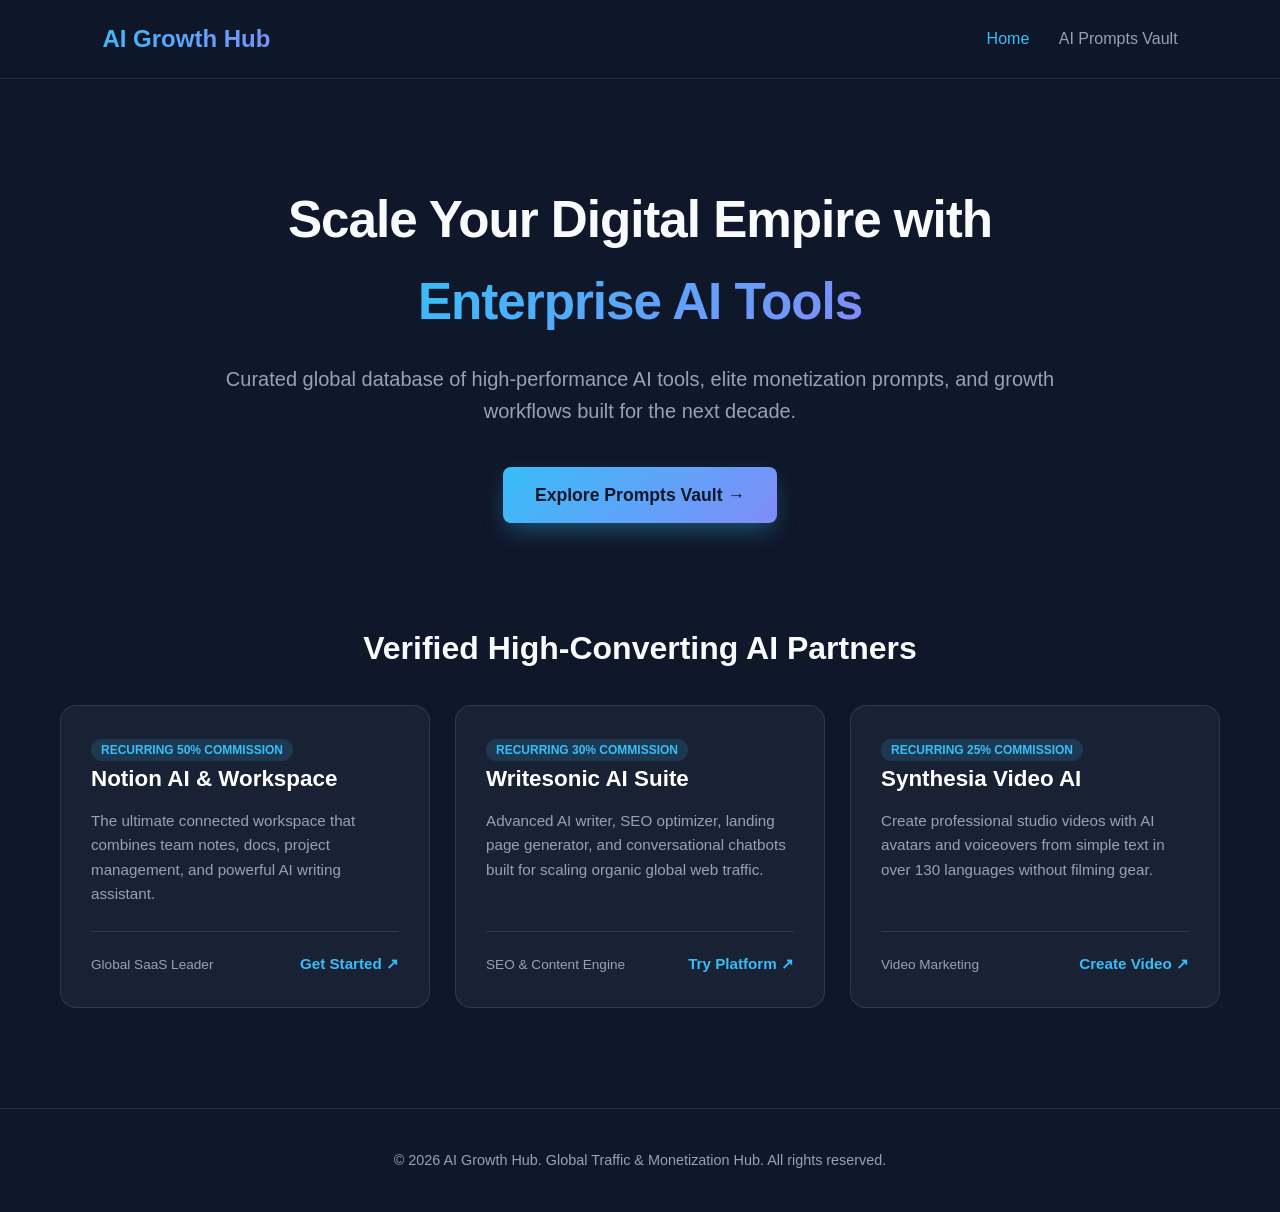
<file: index.html>
<!DOCTYPE html>
<html lang="en">
<head>
    <meta charset="UTF-8">
    <meta name="viewport" content="width=device-width, initial-scale=1.0">
    <title>AI Growth Hub | Global AI Tools, Prompts & Monetization Engine</title>
    <meta name="description" content="Discover curated enterprise AI tools, high-conversion prompt vaults, and monetization strategies for global creators and digital entrepreneurs.">
    <style>
        :root {
            --bg-color: #0f172a;
            --card-bg: rgba(30, 41, 59, 0.7);
            --text-primary: #f8fafc;
            --text-secondary: #94a3b8;
            --accent: #38bdf8;
            --accent-gradient: linear-gradient(135deg, #38bdf8 0%, #818cf8 100%);
            --border: rgba(255, 255, 255, 0.1);
        }
        * { box-sizing: border-box; margin: 0; padding: 0; font-family: 'Inter', -apple-system, BlinkMacSystemFont, sans-serif; }
        body { background-color: var(--bg-color); color: var(--text-primary); line-height: 1.6; overflow-x: hidden; }
        
        header {
            display: flex; justify-content: space-between; align-items: center;
            padding: 20px 8%; border-bottom: 1px solid var(--border);
            backdrop-filter: blur(10px); position: sticky; top: 0; z-index: 100;
            background: rgba(15, 23, 42, 0.85);
        }
        .logo { font-size: 1.5rem; font-weight: 800; background: var(--accent-gradient); -webkit-background-clip: text; -webkit-text-fill-color: transparent; text-decoration: none; }
        nav a { color: var(--text-secondary); text-decoration: none; margin-left: 25px; font-weight: 500; transition: color 0.3s; }
        nav a:hover, nav a.active { color: var(--accent); }

        .hero {
            text-align: center; padding: 100px 20px 60px; max-width: 900px; margin: 0 auto;
        }
        .hero h1 { font-size: 3.2rem; font-weight: 900; margin-bottom: 20px; letter-spacing: -0.02em; }
        .hero h1 span { background: var(--accent-gradient); -webkit-background-clip: text; -webkit-text-fill-color: transparent; }
        .hero p { font-size: 1.25rem; color: var(--text-secondary); margin-bottom: 40px; }
        
        .cta-btn {
            background: var(--accent-gradient); color: #0f172a; padding: 14px 32px;
            font-size: 1.1rem; font-weight: 700; border-radius: 8px; text-decoration: none;
            display: inline-block; transition: transform 0.2s, box-shadow 0.2s;
            box-shadow: 0 10px 25px -5px rgba(56, 189, 248, 0.4);
        }
        .cta-btn:hover { transform: translateY(-2px); box-shadow: 0 15px 30px -5px rgba(56, 189, 248, 0.6); }

        .tools-section { max-width: 1200px; margin: 0 auto; padding: 40px 20px 100px; }
        .section-title { font-size: 2rem; margin-bottom: 30px; text-align: center; font-weight: 700; }
        
        .grid { display: grid; grid-template-columns: repeat(auto-fit, minmax(320px, 1fr)); gap: 25px; }
        .card {
            background: var(--card-bg); border: 1px solid var(--border); border-radius: 16px;
            padding: 30px; backdrop-filter: blur(12px); transition: transform 0.3s, border-color 0.3s;
            display: flex; flex-direction: column; justify-content: space-between;
        }
        .card:hover { transform: translateY(-5px); border-color: rgba(56, 189, 248, 0.4); }
        .card h3 { font-size: 1.4rem; margin-bottom: 12px; color: #fff; }
        .card p { color: var(--text-secondary); font-size: 0.95rem; margin-bottom: 25px; }
        
        .card-footer { display: flex; justify-content: space-between; align-items: center; border-top: 1px solid var(--border); padding-top: 20px; }
        .badge { background: rgba(56, 189, 248, 0.15); color: var(--accent); padding: 4px 10px; border-radius: 20px; font-size: 0.75rem; font-weight: 600; text-transform: uppercase; }
        .affiliate-link { color: var(--accent); text-decoration: none; font-weight: 600; font-size: 0.95rem; display: flex; align-items: center; gap: 5px; }
        .affiliate-link:hover { text-decoration: underline; }

        footer { text-align: center; padding: 40px; border-top: 1px solid var(--border); color: var(--text-secondary); font-size: 0.9rem; }
    </style>
</head>
<body>
    <header>
        <a href="index.html" class="logo">AI Growth Hub</a>
        <nav>
            <a href="index.html" class="active">Home</a>
            <a href="prompts.html">AI Prompts Vault</a>
        </nav>
    </header>

    <section class="hero">
        <h1>Scale Your Digital Empire with <span>Enterprise AI Tools</span></h1>
        <p>Curated global database of high-performance AI tools, elite monetization prompts, and growth workflows built for the next decade.</p>
        <a href="prompts.html" class="cta-btn">Explore Prompts Vault &rarr;</a>
    </section>

    <section class="tools-section">
        <h2 class="section-title">Verified High-Converting AI Partners</h2>
        <div class="grid">
            <div class="card">
                <div>
                    <span class="badge">Recurring 50% Commission</span>
                    <h3>Notion AI & Workspace</h3>
                    <p>The ultimate connected workspace that combines team notes, docs, project management, and powerful AI writing assistant.</p>
                </div>
                <div class="card-footer">
                    <span style="font-size:0.85rem; color:var(--text-secondary);">Global SaaS Leader</span>
                    <a href="https://affiliate.link/notion-placeholder" target="_blank" class="affiliate-link">Get Started &nearr;</a>
                </div>
            </div>

            <div class="card">
                <div>
                    <span class="badge">Recurring 30% Commission</span>
                    <h3>Writesonic AI Suite</h3>
                    <p>Advanced AI writer, SEO optimizer, landing page generator, and conversational chatbots built for scaling organic global web traffic.</p>
                </div>
                <div class="card-footer">
                    <span style="font-size:0.85rem; color:var(--text-secondary);">SEO & Content Engine</span>
                    <a href="https://affiliate.link/writesonic-placeholder" target="_blank" class="affiliate-link">Try Platform &nearr;</a>
                </div>
            </div>

            <div class="card">
                <div>
                    <span class="badge">Recurring 25% Commission</span>
                    <h3>Synthesia Video AI</h3>
                    <p>Create professional studio videos with AI avatars and voiceovers from simple text in over 130 languages without filming gear.</p>
                </div>
                <div class="card-footer">
                    <span style="font-size:0.85rem; color:var(--text-secondary);">Video Marketing</span>
                    <a href="https://affiliate.link/synthesia-placeholder" target="_blank" class="affiliate-link">Create Video &nearr;</a>
                </div>
            </div>
        </div>
    </section>

    <footer>
        <p>&copy; 2026 AI Growth Hub. Global Traffic & Monetization Hub. All rights reserved.</p>
    </footer>
</body>
</html>
</file>
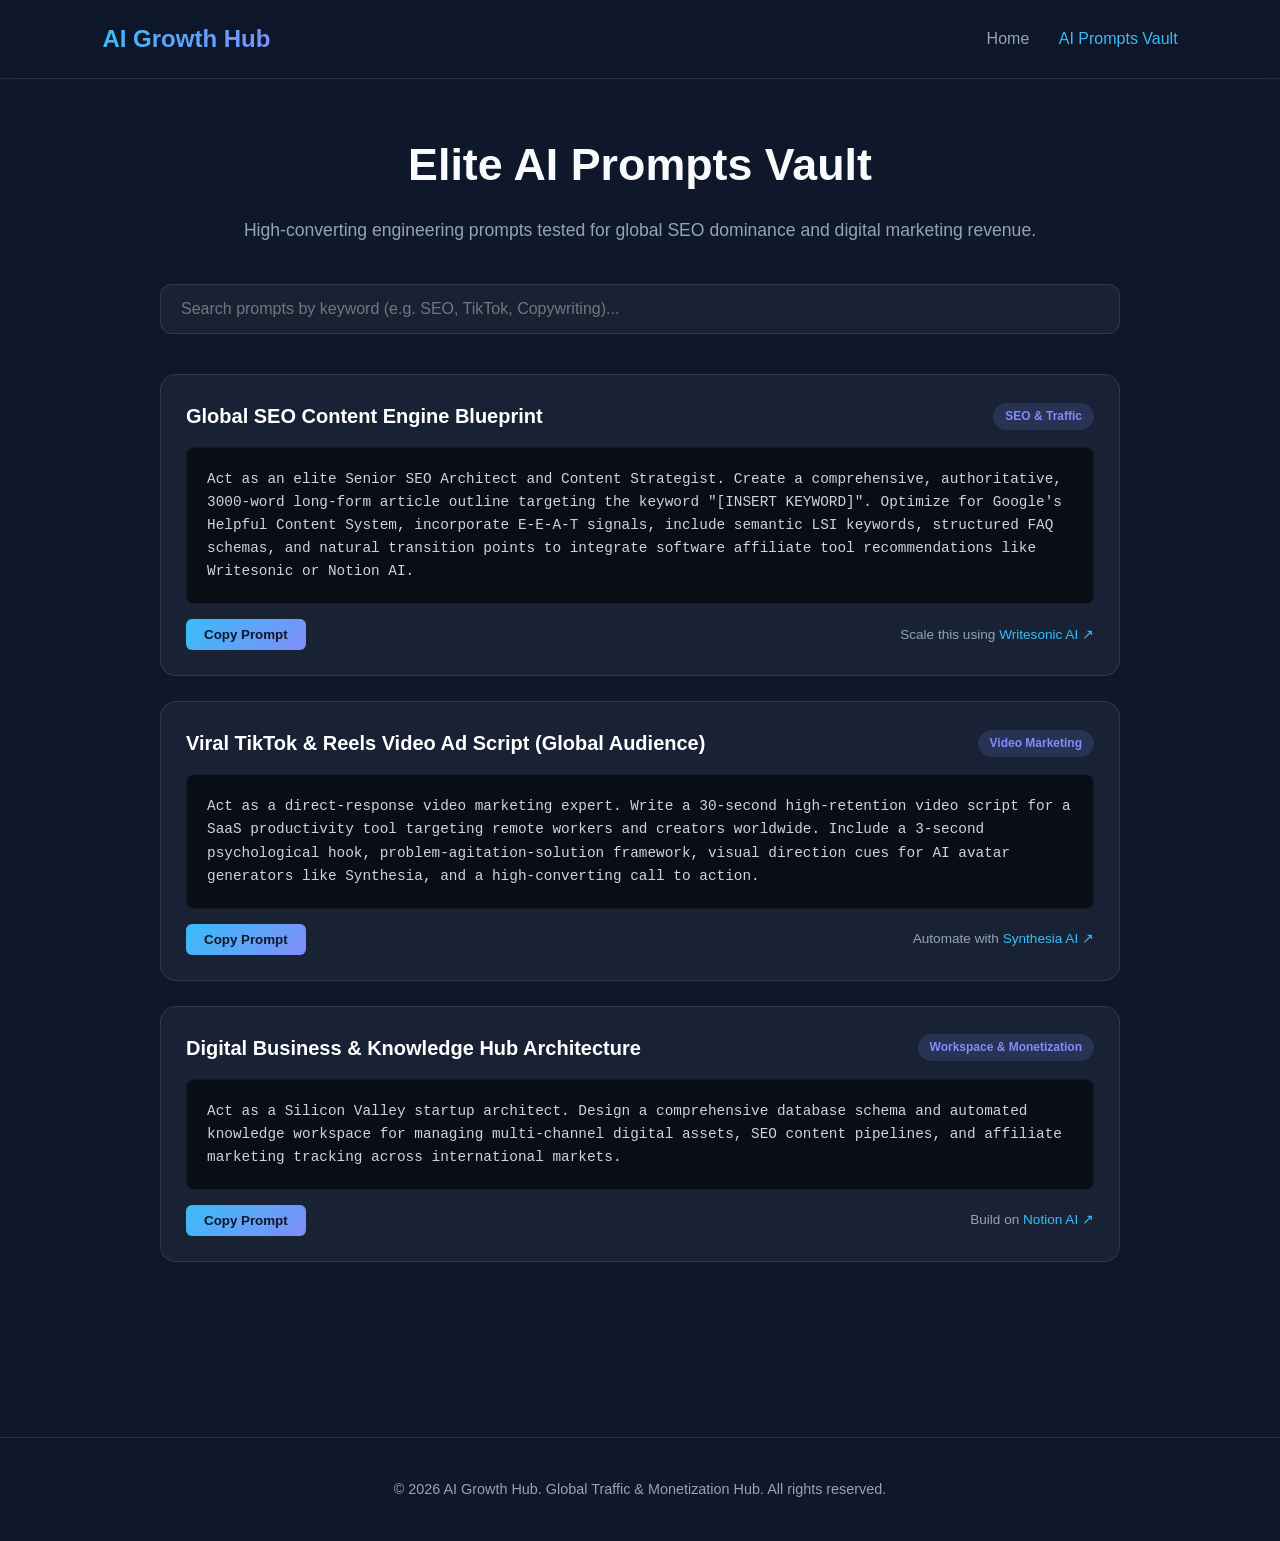
<file: prompts.html>
<!DOCTYPE html>
<html lang="en">
<head>
    <meta charset="UTF-8">
    <meta name="viewport" content="width=device-width, initial-scale=1.0">
    <title>AI Prompts Vault | AI Growth Hub</title>
    <meta name="description" content="Explore masterclass AI prompts for SEO content writing, viral TikTok marketing, and high-ticket sales conversion.">
    <style>
        :root {
            --bg-color: #0f172a;
            --card-bg: rgba(30, 41, 59, 0.7);
            --text-primary: #f8fafc;
            --text-secondary: #94a3b8;
            --accent: #38bdf8;
            --accent-gradient: linear-gradient(135deg, #38bdf8 0%, #818cf8 100%);
            --border: rgba(255, 255, 255, 0.1);
        }
        * { box-sizing: border-box; margin: 0; padding: 0; font-family: 'Inter', -apple-system, BlinkMacSystemFont, sans-serif; }
        body { background-color: var(--bg-color); color: var(--text-primary); line-height: 1.6; }
        
        header {
            display: flex; justify-content: space-between; align-items: center;
            padding: 20px 8%; border-bottom: 1px solid var(--border);
            backdrop-filter: blur(10px); position: sticky; top: 0; z-index: 100;
            background: rgba(15, 23, 42, 0.85);
        }
        .logo { font-size: 1.5rem; font-weight: 800; background: var(--accent-gradient); -webkit-background-clip: text; -webkit-text-fill-color: transparent; text-decoration: none; }
        nav a { color: var(--text-secondary); text-decoration: none; margin-left: 25px; font-weight: 500; transition: color 0.3s; }
        nav a:hover, nav a.active { color: var(--accent); }

        .container { max-width: 1000px; margin: 50px auto; padding: 0 20px 100px; }
        .page-header { text-align: center; margin-bottom: 40px; }
        .page-header h1 { font-size: 2.8rem; font-weight: 900; margin-bottom: 15px; }
        .page-header p { color: var(--text-secondary); font-size: 1.1rem; }

        .search-box {
            width: 100%; padding: 15px 20px; font-size: 1rem; background: var(--card-bg);
            border: 1px solid var(--border); border-radius: 12px; color: #fff; margin-bottom: 40px;
            outline: none; transition: border-color 0.3s;
        }
        .search-box:focus { border-color: var(--accent); }

        .prompt-card {
            background: var(--card-bg); border: 1px solid var(--border); border-radius: 16px;
            padding: 25px; margin-bottom: 25px; backdrop-filter: blur(10px);
        }
        .prompt-header { display: flex; justify-content: space-between; align-items: center; margin-bottom: 15px; }
        .prompt-title { font-size: 1.25rem; font-weight: 700; color: #fff; }
        .category-tag { background: rgba(129, 140, 248, 0.15); color: #818cf8; padding: 4px 12px; border-radius: 20px; font-size: 0.75rem; font-weight: 600; }
        
        pre {
            background: #090d16; padding: 20px; border-radius: 8px; color: #cbd5e1;
            font-family: 'Fira Code', monospace; font-size: 0.9rem; white-space: pre-wrap; word-break: break-word;
            border: 1px solid rgba(255,255,255,0.05); margin-bottom: 15px; max-height: 200px; overflow-y: auto;
        }
        
        .prompt-footer { display: flex; justify-content: space-between; align-items: center; }
        .copy-btn {
            background: var(--accent-gradient); color: #0f172a; border: none; padding: 8px 18px;
            font-weight: 600; border-radius: 6px; cursor: pointer; transition: opacity 0.2s;
        }
        .copy-btn:hover { opacity: 0.9; }
        
        .affiliate-tip { font-size: 0.85rem; color: var(--text-secondary); }
        .affiliate-tip a { color: var(--accent); text-decoration: none; }
        
        footer { text-align: center; padding: 40px; border-top: 1px solid var(--border); color: var(--text-secondary); font-size: 0.9rem; }
    </style>
</head>
<body>
    <header>
        <a href="index.html" class="logo">AI Growth Hub</a>
        <nav>
            <a href="index.html">Home</a>
            <a href="prompts.html" class="active">AI Prompts Vault</a>
        </nav>
    </header>

    <div class="container">
        <div class="page-header">
            <h1>Elite AI Prompts Vault</h1>
            <p>High-converting engineering prompts tested for global SEO dominance and digital marketing revenue.</p>
        </div>

        <input type="text" id="searchInput" class="search-box" placeholder="Search prompts by keyword (e.g. SEO, TikTok, Copywriting)..." onkeyup="filterPrompts()">

        <div id="promptList">
            <div class="prompt-card" data-tags="seo traffic content blogging">
                <div class="prompt-header">
                    <div class="prompt-title">Global SEO Content Engine Blueprint</div>
                    <span class="category-tag">SEO & Traffic</span>
                </div>
                <pre id="code1">Act as an elite Senior SEO Architect and Content Strategist. Create a comprehensive, authoritative, 3000-word long-form article outline targeting the keyword "[INSERT KEYWORD]". Optimize for Google's Helpful Content System, incorporate E-E-A-T signals, include semantic LSI keywords, structured FAQ schemas, and natural transition points to integrate software affiliate tool recommendations like Writesonic or Notion AI.</pre>
                <div class="prompt-footer">
                    <button class="copy-btn" onclick="copyPrompt('code1', this)">Copy Prompt</button>
                    <span class="affiliate-tip">Scale this using <a href="https://affiliate.link/writesonic-placeholder" target="_blank">Writesonic AI &nearr;</a></span>
                </div>
            </div>

            <div class="prompt-card" data-tags="tiktok video marketing viral">
                <div class="prompt-header">
                    <div class="prompt-title">Viral TikTok & Reels Video Ad Script (Global Audience)</div>
                    <span class="category-tag">Video Marketing</span>
                </div>
                <pre id="code2">Act as a direct-response video marketing expert. Write a 30-second high-retention video script for a SaaS productivity tool targeting remote workers and creators worldwide. Include a 3-second psychological hook, problem-agitation-solution framework, visual direction cues for AI avatar generators like Synthesia, and a high-converting call to action.</pre>
                <div class="prompt-footer">
                    <button class="copy-btn" onclick="copyPrompt('code2', this)">Copy Prompt</button>
                    <span class="affiliate-tip">Automate with <a href="https://affiliate.link/synthesia-placeholder" target="_blank">Synthesia AI &nearr;</a></span>
                </div>
            </div>

            <div class="prompt-card" data-tags="workspace productivity monetization systems">
                <div class="prompt-header">
                    <div class="prompt-title">Digital Business & Knowledge Hub Architecture</div>
                    <span class="category-tag">Workspace & Monetization</span>
                </div>
                <pre id="code3">Act as a Silicon Valley startup architect. Design a comprehensive database schema and automated knowledge workspace for managing multi-channel digital assets, SEO content pipelines, and affiliate marketing tracking across international markets.</pre>
                <div class="prompt-footer">
                    <button class="copy-btn" onclick="copyPrompt('code3', this)">Copy Prompt</button>
                    <span class="affiliate-tip">Build on <a href="https://affiliate.link/notion-placeholder" target="_blank">Notion AI &nearr;</a></span>
                </div>
            </div>
        </div>
    </div>

    <footer>
        <p>&copy; 2026 AI Growth Hub. Global Traffic & Monetization Hub. All rights reserved.</p>
    </footer>

    <script>
        function copyPrompt(elementId, btn) {
            const text = document.getElementById(elementId).innerText;
            navigator.clipboard.writeText(text).then(() => {
                const originalText = btn.innerText;
                btn.innerText = 'Copied!';
                btn.style.background = '#10b981';
                btn.style.color = '#fff';
                setTimeout(() => {
                    btn.innerText = originalText;
                    btn.style.background = '';
                    btn.style.color = '';
                }, 2000);
            });
        }

        function filterPrompts() {
            let input = document.getElementById('searchInput').value.toLowerCase();
            let cards = document.getElementsByClassName('prompt-card');
            for (let i = 0; i < cards.length; i++) {
                let tags = cards[i].getAttribute('data-tags');
                let text = cards[i].innerText.toLowerCase();
                if (tags.includes(input) || text.includes(input)) {
                    cards[i].style.display = "";
                } else {
                    cards[i].style.display = "none";
                }
            }
        }
    </script>
</body>
</html>
</file>
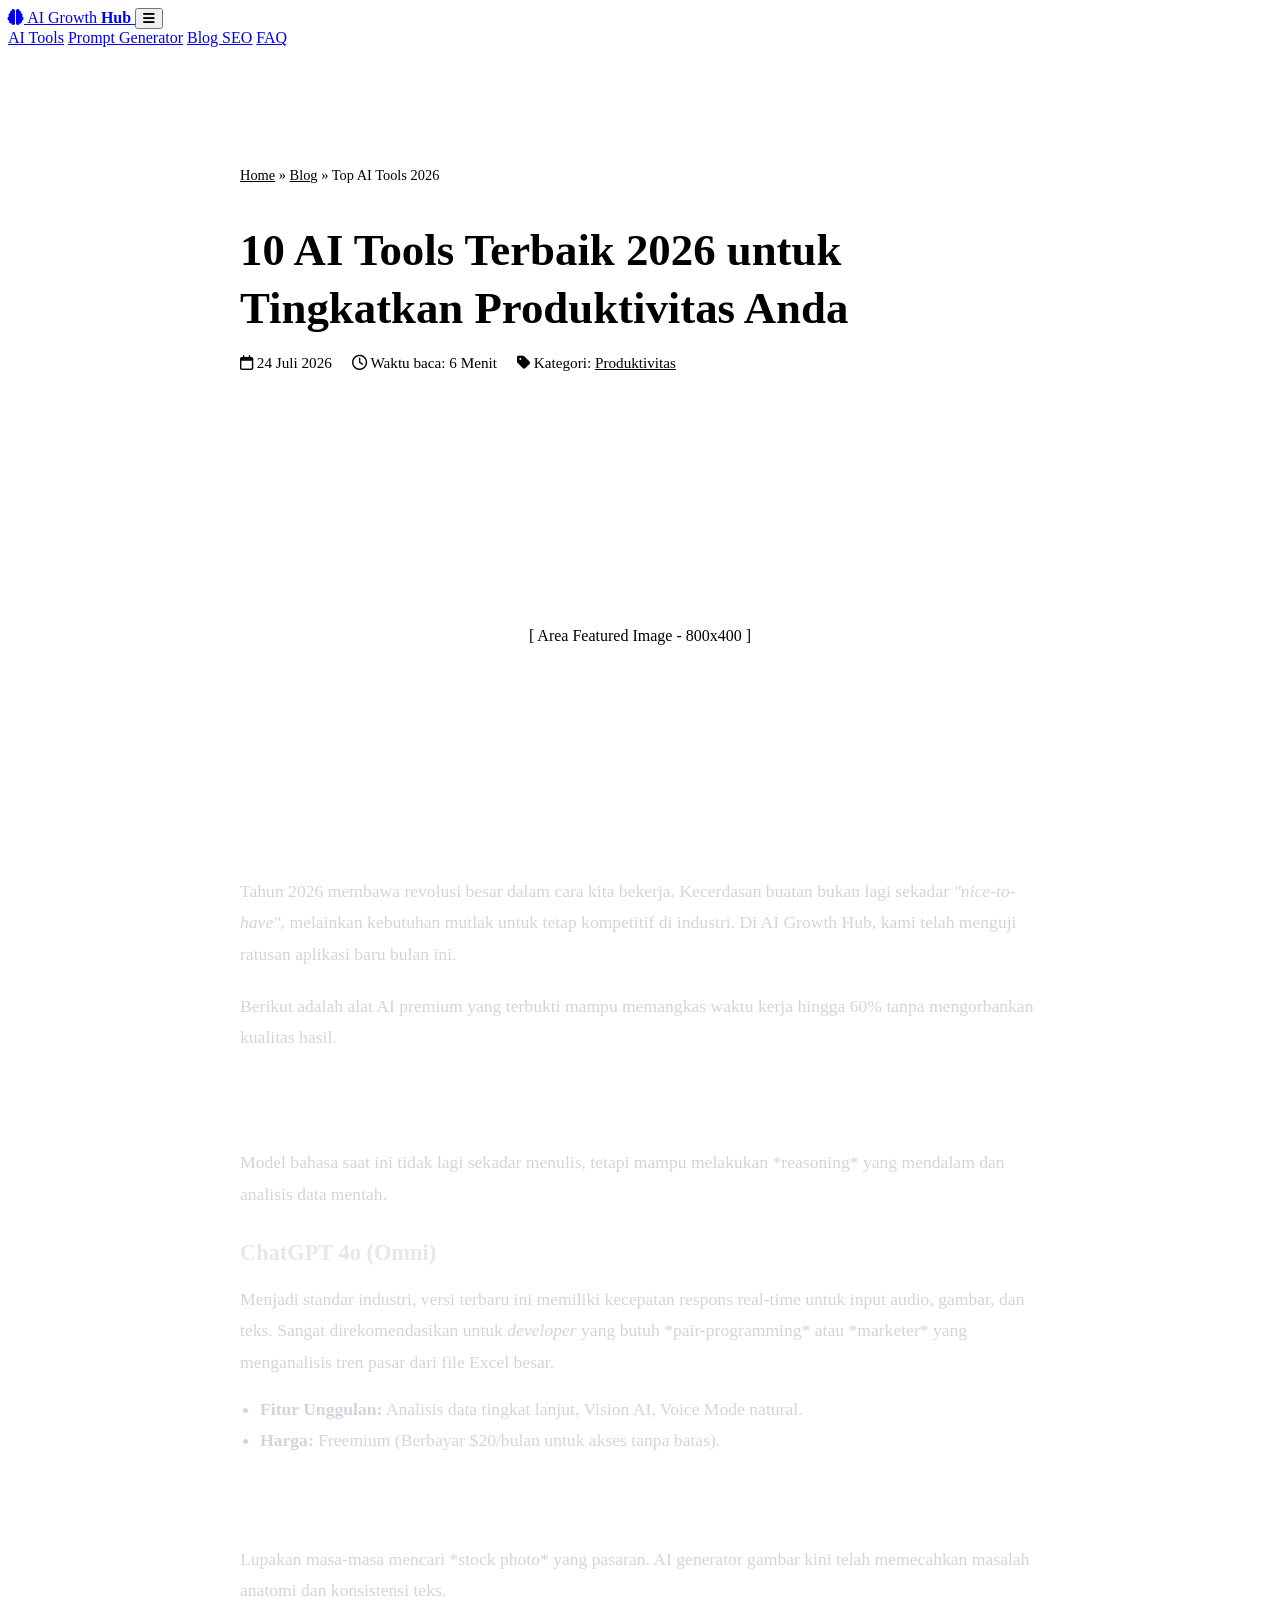
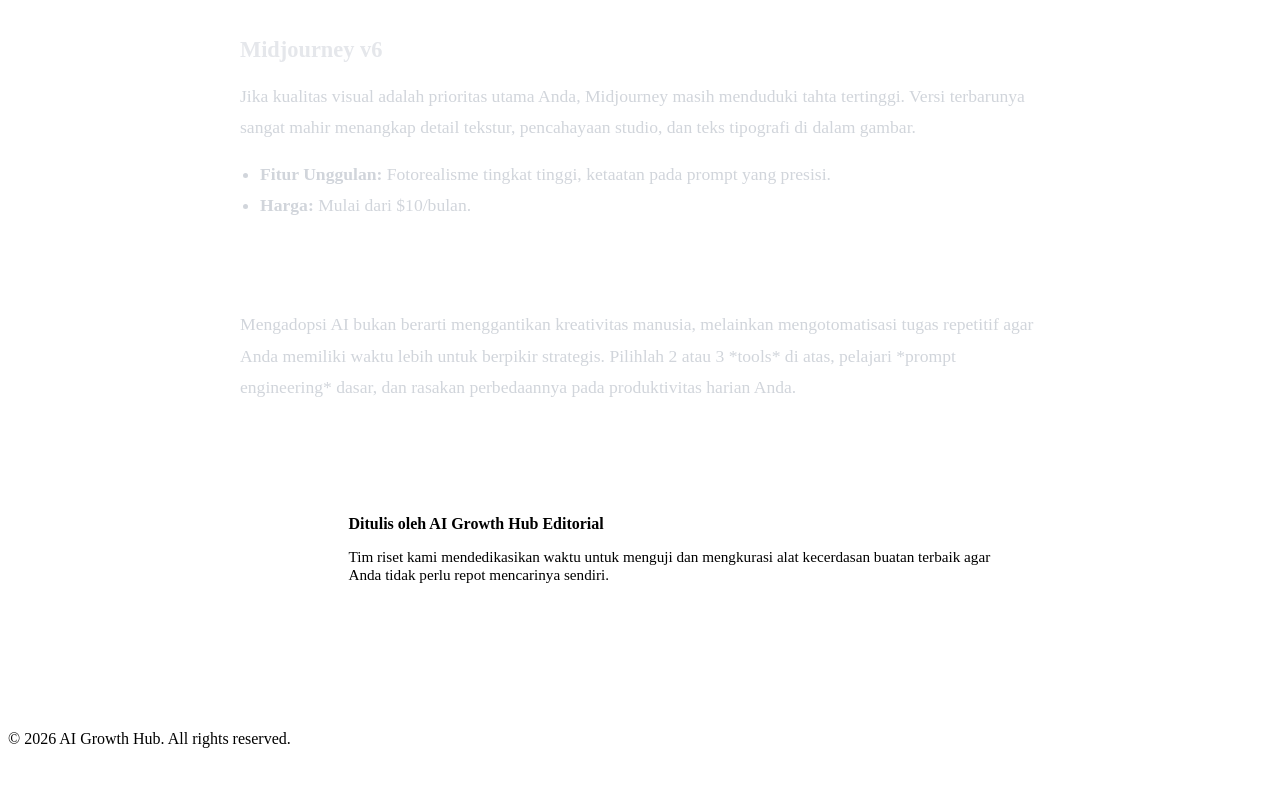
<file: blog/best-ai-tools-2026.html>
<!DOCTYPE html>
<html lang="id">
<head>
    <meta charset="UTF-8">
    <meta name="viewport" content="width=device-width, initial-scale=1.0">
    
    <!-- SEO Meta Tags Spesifik Artikel -->
    <title>10 AI Tools Terbaik 2026 untuk Tingkatkan Produktivitas | AI Growth Hub</title>
    <meta name="description" content="Tinggalkan cara lama. Berikut adalah daftar 10 AI tools terbaik di tahun 2026 yang wajib digunakan oleh content creator, developer, dan marketer.">
    <meta name="keywords" content="AI tools 2026, aplikasi AI terbaik, AI untuk bisnis, produktivitas AI, AI Growth Hub">
    <meta name="author" content="AI Growth Hub Editorial">
    <meta name="robots" content="index, follow">

    <!-- Open Graph untuk Share ke Medsos -->
    <meta property="og:title" content="10 AI Tools Terbaik 2026 untuk Tingkatkan Produktivitas">
    <meta property="og:description" content="Daftar kurasi AI tools premium yang akan mengubah cara Anda bekerja tahun ini.">
    <meta property="og:type" content="article">
    <meta property="og:url" content="https://aigrowthhub.com/blog/best-ai-tools-2026.html">
    <meta property="article:published_time" content="2026-07-24T08:00:00+07:00">

    <!-- JSON-LD Schema (Sangat Penting untuk SEO Google) -->
    <script type="application/ld+json">
    {
      "@context": "https://schema.org",
      "@type": "Article",
      "headline": "10 AI Tools Terbaik 2026 untuk Tingkatkan Produktivitas",
      "image": "https://aigrowthhub.com/assets/images/blog-ai-tools-2026.jpg",
      "author": {
        "@type": "Organization",
        "name": "AI Growth Hub"
      },
      "publisher": {
        "@type": "Organization",
        "name": "AI Growth Hub",
        "logo": {
          "@type": "ImageObject",
          "url": "https://aigrowthhub.com/assets/icons/logo.png"
        }
      },
      "datePublished": "2026-07-24",
      "dateModified": "2026-07-24"
    }
    </script>

    <!-- Google Fonts & Icons -->
    <link href="https://fonts.googleapis.com/css2?family=Plus+Jakarta+Sans:wght@400;500;600;700;800&display=swap" rel="stylesheet">
    <link rel="stylesheet" href="https://cdnjs.cloudflare.com/ajax/libs/font-awesome/6.4.0/css/all.min.css">

    <!-- Menghubungkan CSS (Mundur 1 folder karena file ini ada di dalam folder /blog) -->
    <link rel="stylesheet" href="../style.css">

    <!-- Tambahan CSS Khusus untuk Layout Artikel -->
    <style>
        .article-container { max-width: 800px; margin: 120px auto 60px; padding: 0 24px; }
        .breadcrumb { font-size: 0.9rem; color: var(--text-secondary); margin-bottom: 24px; }
        .breadcrumb a { color: var(--primary-color); }
        .article-header { margin-bottom: 40px; }
        .article-title { font-size: 2.8rem; margin-bottom: 16px; line-height: 1.3; }
        .article-meta { display: flex; gap: 20px; color: var(--text-secondary); font-size: 0.95rem; border-bottom: 1px solid var(--glass-border); padding-bottom: 24px; }
        .article-meta i { color: var(--primary-color); }
        .featured-image { width: 100%; height: 400px; background: var(--glass-hover); border-radius: var(--border-radius-md); margin-bottom: 40px; display: flex; align-items: center; justify-content: center; color: var(--text-secondary); }
        .article-content h2 { font-size: 1.8rem; margin: 40px 0 20px; color: #fff; }
        .article-content h3 { font-size: 1.4rem; margin: 30px 0 15px; color: #E5E7EB; }
        .article-content p { margin-bottom: 20px; font-size: 1.1rem; color: #D1D5DB; line-height: 1.8; }
        .article-content ul, .article-content ol { margin-bottom: 24px; padding-left: 20px; color: #D1D5DB; font-size: 1.1rem; }
        .article-content li { margin-bottom: 10px; }
        .author-box { display: flex; gap: 20px; align-items: center; padding: 30px; margin-top: 60px; border-radius: var(--border-radius-md); }
        .author-avatar { width: 80px; height: 80px; border-radius: 50%; background: var(--primary-color); display: flex; align-items: center; justify-content: center; font-size: 2rem; }
        .author-info h4 { margin-bottom: 5px; }
        .author-info p { color: var(--text-secondary); font-size: 0.95rem; margin-bottom: 0; }
    </style>
</head>
<body class="dark-theme">

    <!-- Navbar -->
    <header class="navbar">
        <div class="container nav-wrapper">
            <!-- Link kembali ke index.html di root -->
            <a href="../index.html" class="logo">
                <i class="fa-solid fa-brain"></i>
                <span>AI Growth <strong>Hub</strong></span>
            </a>
            <button class="mobile-menu-btn" aria-label="Toggle Menu">
                <i class="fa-solid fa-bars"></i>
            </button>
            <nav class="nav-links">
                <a href="../index.html#tools">AI Tools</a>
                <a href="../index.html#prompts">Prompt Generator</a>
                <a href="../index.html#blog">Blog SEO</a>
                <a href="../index.html#faq">FAQ</a>
            </nav>
        </div>
    </header>

    <main class="article-container">
        <!-- Breadcrumb untuk navigasi SEO -->
        <nav class="breadcrumb">
            <a href="../index.html">Home</a> &raquo; <a href="../index.html#blog">Blog</a> &raquo; Top AI Tools 2026
        </nav>

        <article>
            <header class="article-header">
                <h1 class="article-title">10 AI Tools Terbaik 2026 untuk Tingkatkan Produktivitas Anda</h1>
                <div class="article-meta">
                    <span><i class="fa-regular fa-calendar"></i> 24 Juli 2026</span>
                    <span><i class="fa-regular fa-clock"></i> Waktu baca: 6 Menit</span>
                    <span><i class="fa-solid fa-tag"></i> Kategori: <a href="#" style="color:var(--primary-color);">Produktivitas</a></span>
                </div>
            </header>

            <div class="featured-image">
                [ Area Featured Image - 800x400 ]
            </div>

            <div class="article-content">
                <p>Tahun 2026 membawa revolusi besar dalam cara kita bekerja. Kecerdasan buatan bukan lagi sekadar <em>"nice-to-have"</em>, melainkan kebutuhan mutlak untuk tetap kompetitif di industri. Di AI Growth Hub, kami telah menguji ratusan aplikasi baru bulan ini.</p>
                
                <p>Berikut adalah alat AI premium yang terbukti mampu memangkas waktu kerja hingga 60% tanpa mengorbankan kualitas hasil.</p>

                <h2>1. Generasi Teks & Analisis Lanjut</h2>
                <p>Model bahasa saat ini tidak lagi sekadar menulis, tetapi mampu melakukan *reasoning* yang mendalam dan analisis data mentah.</p>

                <h3>ChatGPT 4o (Omni)</h3>
                <p>Menjadi standar industri, versi terbaru ini memiliki kecepatan respons real-time untuk input audio, gambar, dan teks. Sangat direkomendasikan untuk <em>developer</em> yang butuh *pair-programming* atau *marketer* yang menganalisis tren pasar dari file Excel besar.</p>
                <ul>
                    <li><strong>Fitur Unggulan:</strong> Analisis data tingkat lanjut, Vision AI, Voice Mode natural.</li>
                    <li><strong>Harga:</strong> Freemium (Berbayar $20/bulan untuk akses tanpa batas).</li>
                </ul>

                <h2>2. Desain & Pembuatan Visual</h2>
                <p>Lupakan masa-masa mencari *stock photo* yang pasaran. AI generator gambar kini telah memecahkan masalah anatomi dan konsistensi teks.</p>

                <h3>Midjourney v6</h3>
                <p>Jika kualitas visual adalah prioritas utama Anda, Midjourney masih menduduki tahta tertinggi. Versi terbarunya sangat mahir menangkap detail tekstur, pencahayaan studio, dan teks tipografi di dalam gambar.</p>
                <ul>
                    <li><strong>Fitur Unggulan:</strong> Fotorealisme tingkat tinggi, ketaatan pada prompt yang presisi.</li>
                    <li><strong>Harga:</strong> Mulai dari $10/bulan.</li>
                </ul>

                <h2>Kesimpulan</h2>
                <p>Mengadopsi AI bukan berarti menggantikan kreativitas manusia, melainkan mengotomatisasi tugas repetitif agar Anda memiliki waktu lebih untuk berpikir strategis. Pilihlah 2 atau 3 *tools* di atas, pelajari *prompt engineering* dasar, dan rasakan perbedaannya pada produktivitas harian Anda.</p>
            </div>

            <footer class="author-box glass-panel">
                <div class="author-avatar">
                    <i class="fa-solid fa-user-tie" style="color: white;"></i>
                </div>
                <div class="author-info">
                    <h4>Ditulis oleh AI Growth Hub Editorial</h4>
                    <p>Tim riset kami mendedikasikan waktu untuk menguji dan mengkurasi alat kecerdasan buatan terbaik agar Anda tidak perlu repot mencarinya sendiri.</p>
                </div>
            </footer>
        </article>
    </main>

    <!-- Footer -->
    <footer class="footer">
        <div class="container text-center" style="color: var(--text-secondary); padding: 40px 0; border-top: 1px solid var(--glass-border);">
            <p>&copy; 2026 AI Growth Hub. All rights reserved.</p>
        </div>
    </footer>

    <!-- Menghubungkan JS -->
    <script src="../script.js"></script>
</body>
</html>
</file>
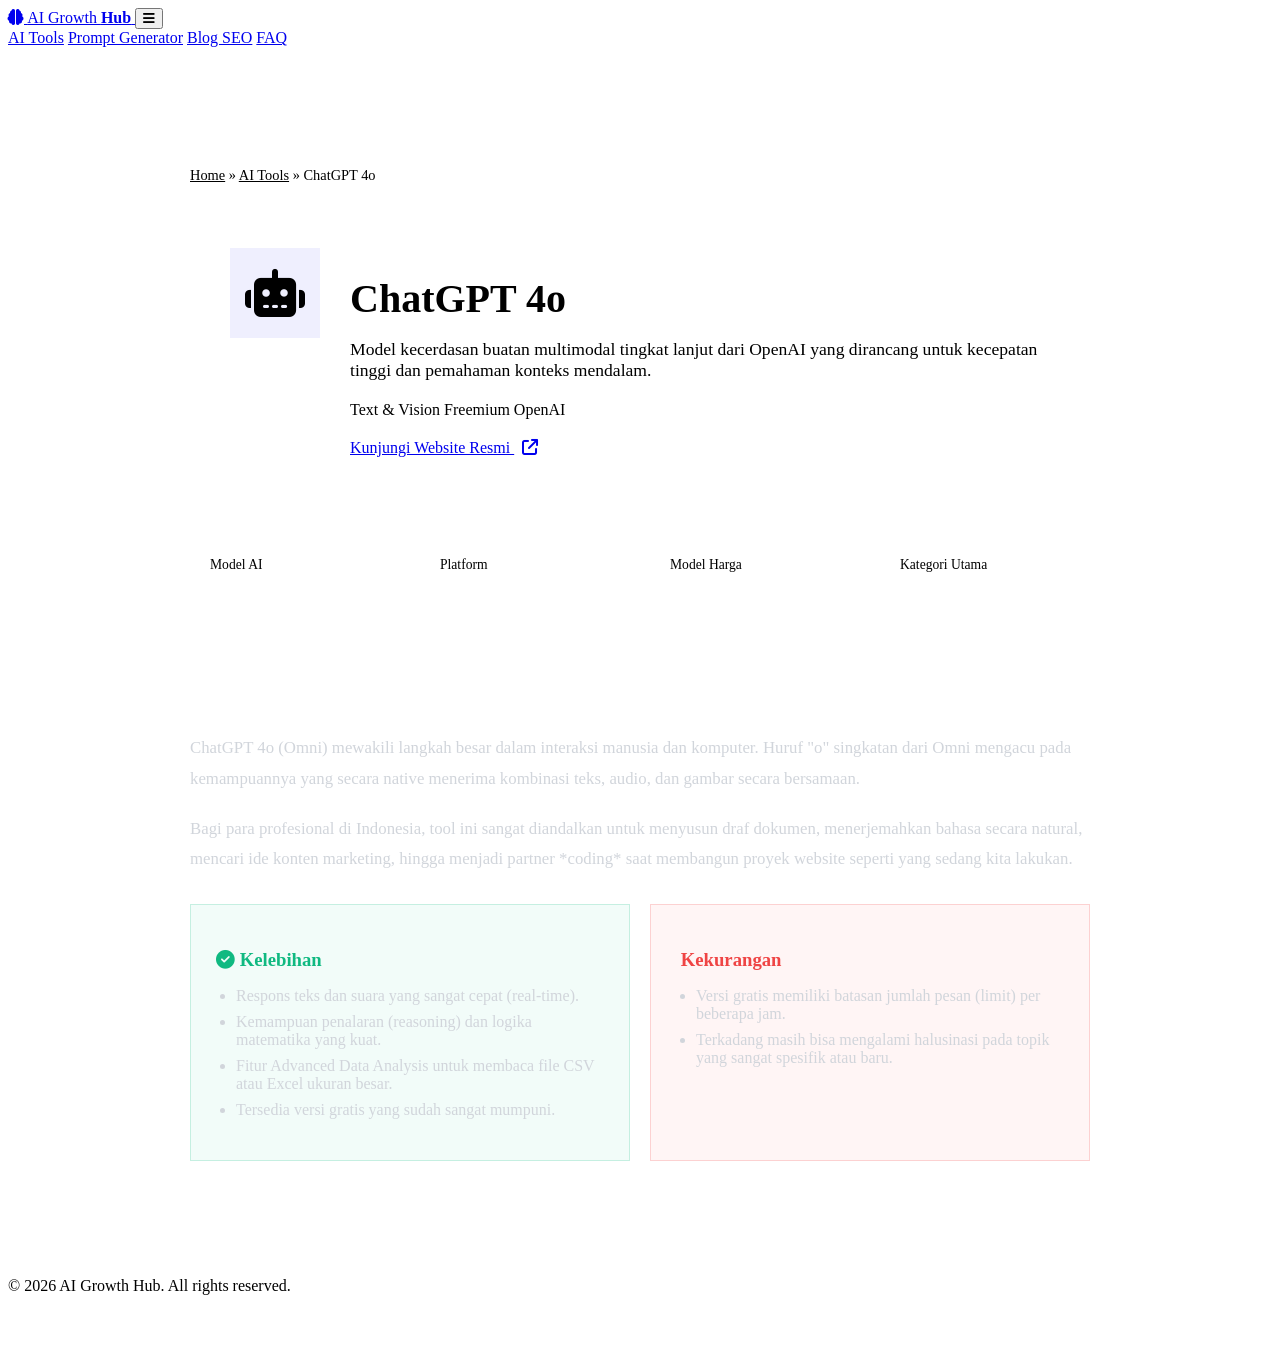
<file: tools/chatgpt-4o.html>
<!DOCTYPE html>
<html lang="id">
<head>
    <meta charset="UTF-8">
    <meta name="viewport" content="width=device-width, initial-scale=1.0">
    
    <!-- SEO Meta Tags -->
    <title>Review ChatGPT 4o: Fitur, Harga, dan Panduan Penggunaan (2026) | AI Growth Hub</title>
    <meta name="description" content="Ulasan lengkap ChatGPT 4o terbaru. Ketahui fitur canggih, kelebihan, kekurangan, dan cara memaksimalkan AI dari OpenAI ini untuk produktivitas.">
    <meta name="robots" content="index, follow">

    <!-- Open Graph -->
    <meta property="og:title" content="Review ChatGPT 4o: Fitur, Harga, dan Panduan Penggunaan">
    <meta property="og:description" content="Ulasan lengkap kemampuan ChatGPT 4o untuk teks, suara, dan analisis data.">
    <meta property="og:type" content="article">
    <meta property="og:url" content="https://aigrowthhub.com/tools/chatgpt-4o.html">

    <!-- Google Fonts & Icons -->
    <link href="https://fonts.googleapis.com/css2?family=Plus+Jakarta+Sans:wght@400;500;600;700;800&display=swap" rel="stylesheet">
    <link rel="stylesheet" href="https://cdnjs.cloudflare.com/ajax/libs/font-awesome/6.4.0/css/all.min.css">

    <!-- Menghubungkan CSS (Mundur 2 langkah karena di dalam folder /tools/) -->
    <link rel="stylesheet" href="../style.css">

    <style>
        .tool-detail-container { max-width: 900px; margin: 120px auto 60px; padding: 0 24px; }
        .tool-header-card { display: flex; gap: 30px; align-items: flex-start; padding: 40px; margin-bottom: 40px; }
        .tool-big-icon { width: 90px; height: 90px; border-radius: var(--border-radius-md); background: rgba(99, 102, 241, 0.1); color: var(--primary-color); display: flex; align-items: center; justify-content: center; font-size: 3rem; flex-shrink: 0; }
        .tool-header-info h1 { font-size: 2.5rem; margin-bottom: 12px; }
        .tool-header-info p { color: var(--text-secondary); font-size: 1.1rem; margin-bottom: 20px; }
        .tool-specs { display: grid; grid-template-columns: repeat(auto-fit, minmax(200px, 1fr)); gap: 20px; margin-top: 30px; }
        .spec-box { padding: 20px; background: rgba(255,255,255,0.02); border: 1px solid var(--glass-border); border-radius: var(--border-radius-sm); }
        .spec-box span { display: block; font-size: 0.85rem; color: var(--text-secondary); margin-bottom: 5px; }
        .spec-box strong { font-size: 1.1rem; color: #fff; }
        .content-section { margin-top: 40px; }
        .content-section h2 { font-size: 1.8rem; margin-bottom: 20px; color: #fff; }
        .content-section p { color: #D1D5DB; font-size: 1.05rem; line-height: 1.8; margin-bottom: 20px; }
        .pros-cons { display: grid; grid-template-columns: 1fr 1fr; gap: 20px; margin-top: 30px; }
        .pros, .cons { padding: 25px; border-radius: var(--border-radius-md); }
        .pros { background: rgba(16, 185, 129, 0.05); border: 1px solid rgba(16, 185, 129, 0.2); }
        .cons { background: rgba(239, 68, 68, 0.05); border: 1px solid rgba(239, 68, 68, 0.2); }
        .pros h3 { color: #10B981; margin-bottom: 15px; }
        .cons h3 { color: #EF4444; margin-bottom: 15px; }
        .pros ul, .cons ul { padding-left: 20px; color: #D1D5DB; }
        .pros li, .cons li { margin-bottom: 8px; }
        @media(max-width: 768px) {
            .tool-header-card { flex-direction: column; align-items: center; text-align: center; }
            .pros-cons { grid-template-columns: 1fr; }
        }
    </style>
</head>
<body class="dark-theme">

    <!-- Navbar -->
    <header class="navbar">
        <div class="container nav-wrapper">
            <a href="../index.html" class="logo">
                <i class="fa-solid fa-brain"></i>
                <span>AI Growth <strong>Hub</strong></span>
            </a>
            <button class="mobile-menu-btn" aria-label="Toggle Menu">
                <i class="fa-solid fa-bars"></i>
            </button>
            <nav class="nav-links">
                <a href="../index.html#tools">AI Tools</a>
                <a href="../index.html#prompts">Prompt Generator</a>
                <a href="../index.html#blog">Blog SEO</a>
                <a href="../index.html#faq">FAQ</a>
            </nav>
        </div>
    </header>

    <main class="tool-detail-container">
        <!-- Breadcrumb -->
        <nav style="font-size: 0.9rem; color: var(--text-secondary); margin-bottom: 24px;">
            <a href="../index.html" style="color: var(--primary-color);">Home</a> &raquo; <a href="../index.html#tools" style="color: var(--primary-color);">AI Tools</a> &raquo; ChatGPT 4o
        </nav>

        <!-- Tool Header Card -->
        <div class="tool-header-card glass-panel">
            <div class="tool-big-icon">
                <i class="fa-solid fa-robot"></i>
            </div>
            <div class="tool-header-info">
                <h1>ChatGPT 4o</h1>
                <p>Model kecerdasan buatan multimodal tingkat lanjut dari OpenAI yang dirancang untuk kecepatan tinggi dan pemahaman konteks mendalam.</p>
                <div class="tool-meta" style="margin-bottom: 20px;">
                    <span class="tag">Text & Vision</span>
                    <span class="tag">Freemium</span>
                    <span class="tag">OpenAI</span>
                </div>
                <a href="https://chatgpt.com" target="_blank" class="btn btn-primary">Kunjungi Website Resmi <i class="fa-solid fa-arrow-up-right-from-square" style="margin-left: 8px;"></i></a>
            </div>
        </div>

        <!-- Quick Specs -->
        <div class="tool-specs">
            <div class="spec-box">
                <span>Model AI</span>
                <strong>LLM & Multimodal</strong>
            </div>
            <div class="spec-box">
                <span>Platform</span>
                <strong>Web, iOS, Android, Desktop</strong>
            </div>
            <div class="spec-box">
                <span>Model Harga</span>
                <strong>Gratis / $20 per bulan</strong>
            </div>
            <div class="spec-box">
                <span>Kategori Utama</span>
                <strong>Produktivitas & Coding</strong>
            </div>
        </div>

        <!-- Content Review -->
        <div class="content-section">
            <h2>Ulasan Mendalam ChatGPT 4o</h2>
            <p>ChatGPT 4o (Omni) mewakili langkah besar dalam interaksi manusia dan komputer. Huruf "o" singkatan dari Omni mengacu pada kemampuannya yang secara native menerima kombinasi teks, audio, dan gambar secara bersamaan.</p>
            <p>Bagi para profesional di Indonesia, tool ini sangat diandalkan untuk menyusun draf dokumen, menerjemahkan bahasa secara natural, mencari ide konten marketing, hingga menjadi partner *coding* saat membangun proyek website seperti yang sedang kita lakukan.</p>

            <div class="pros-cons">
                <div class="pros">
                    <h3><i class="fa-solid fa-circle-check"></i> Kelebihan</h3>
                    <ul>
                        <li>Respons teks dan suara yang sangat cepat (real-time).</li>
                        <li>Kemampuan penalaran (reasoning) dan logika matematika yang kuat.</li>
                        <li>Fitur Advanced Data Analysis untuk membaca file CSV atau Excel ukuran besar.</li>
                        <li>Tersedia versi gratis yang sudah sangat mumpuni.</li>
                    </ul>
                </div>
                <div class="cons">
                    <h3><i class="fa-solid fa-circle-triangle-error"></i> Kekurangan</h3>
                    <ul>
                        <li>Versi gratis memiliki batasan jumlah pesan (limit) per beberapa jam.</li>
                        <li>Terkadang masih bisa mengalami halusinasi pada topik yang sangat spesifik atau baru.</li>
                    </ul>
                </div>
            </div>
        </div>
    </main>

    <!-- Footer -->
    <footer class="footer">
        <div class="container text-center" style="color: var(--text-secondary); padding: 40px 0; border-top: 1px solid var(--glass-border);">
            <p>&copy; 2026 AI Growth Hub. All rights reserved.</p>
        </div>
    </footer>

    <script src="../script.js"></script>
</body>
</html>
</file>
<file: style.css>
/* Tambahan Style untuk Tampilan Profesional */
.badge {
    display: inline-block;
    background: rgba(129, 140, 248, 0.1);
    color: #818cf8;
    padding: 6px 14px;
    border-radius: 20px;
    font-size: 0.85rem;
    font-weight: 600;
    margin-bottom: 20px;
    border: 1px solid rgba(129, 140, 248, 0.2);
}

.search-box {
    max-width: 600px;
    margin: 0 auto 20px;
}

.search-box input {
    width: 100%;
    padding: 14px 20px;
    background: rgba(17, 24, 39, 0.8);
    border: 1px solid rgba(255, 255, 255, 0.1);
    border-radius: 12px;
    color: white;
    font-size: 1rem;
    outline: none;
    transition: border-color 0.3s;
}

.search-box input:focus {
    border-color: #818cf8;
}

.banner-box {
    background: linear-gradient(135deg, rgba(79, 70, 229, 0.2), rgba(168, 85, 247, 0.2));
    border: 1px solid rgba(129, 140, 248, 0.3);
    border-radius: 16px;
    padding: 40px;
    text-align: center;
    backdrop-filter: blur(10px);
}

.banner-box h3 {
    font-size: 1.5rem;
    margin-bottom: 10px;
}

.banner-box p {
    color: #9ca3af;
    margin-bottom: 20px;
}
</file>
